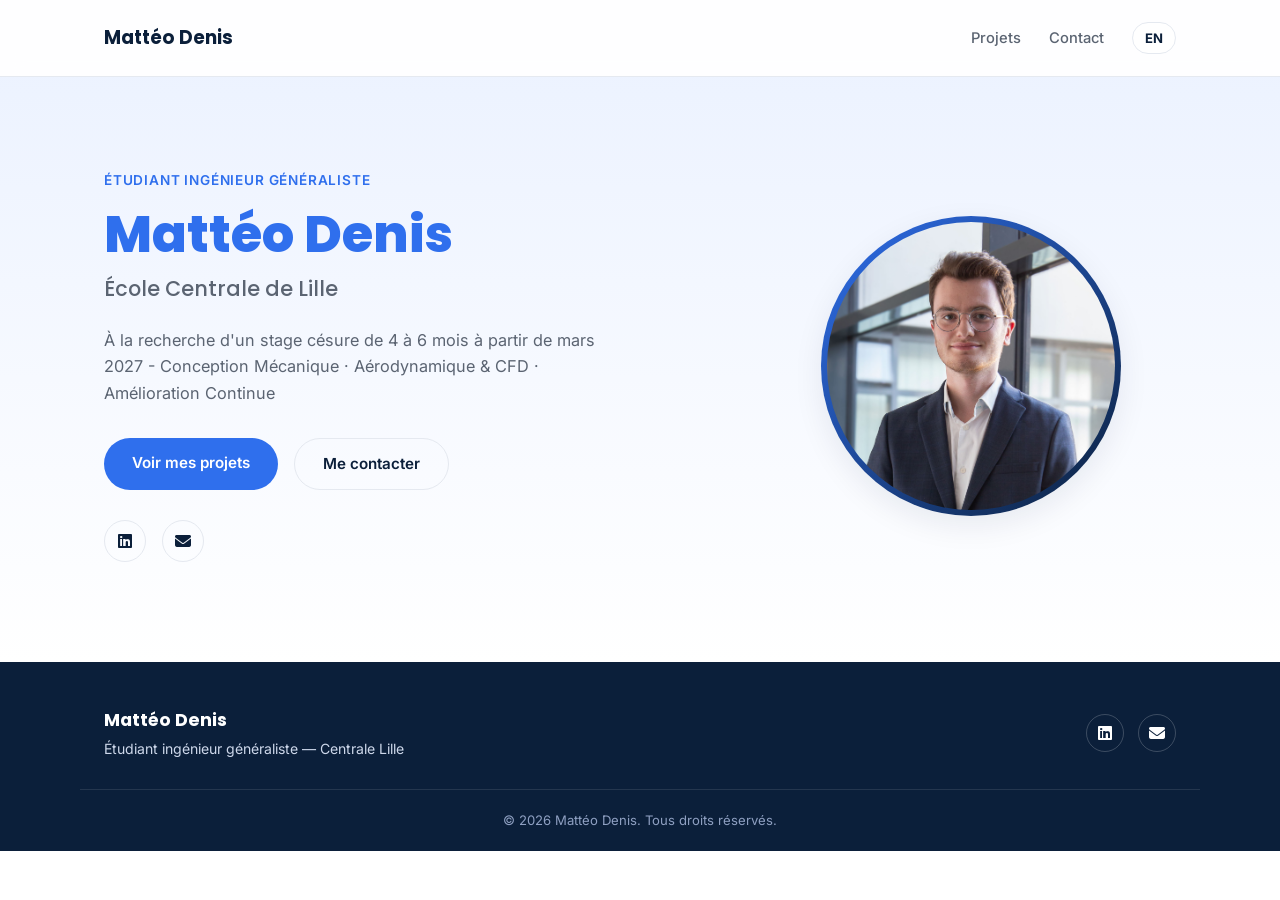
<file: index.html>
<!DOCTYPE html>
<html lang="fr">
<head>
<meta charset="UTF-8">
<meta name="viewport" content="width=device-width, initial-scale=1.0">
<title>Mattéo Denis | Étudiant Ingénieur - Centrale Lille</title>
<meta name="description" content="Portfolio de Mattéo Denis, étudiant ingénieur généraliste à Centrale Lille, spécialisé en conception mécanique, aérodynamique et performance industrielle.">
<link rel="preconnect" href="https://fonts.googleapis.com">
<link rel="preconnect" href="https://fonts.gstatic.com" crossorigin>
<link href="https://fonts.googleapis.com/css2?family=Poppins:wght@400;500;600;700;800&family=Inter:wght@400;500;600&display=swap" rel="stylesheet">
<link rel="stylesheet" href="https://cdnjs.cloudflare.com/ajax/libs/font-awesome/6.5.1/css/all.min.css">
<link rel="stylesheet" href="css/style.css">
</head>
<body>

<header id="header">
  <nav class="navbar container">
    <a href="index.html" class="logo">Mattéo Denis</a>
    <ul class="nav-links" id="navLinks">
      <li><a href="projects.html" data-i18n="nav.projects">Projets</a></li>
      <li><a href="contact.html" data-i18n="nav.contact">Contact</a></li>
      <li><button id="langToggle" class="lang-toggle" type="button">EN</button></li>
    </ul>
    <button class="burger" id="burger" aria-label="Menu">
      <span></span><span></span><span></span>
    </button>
  </nav>
</header>

<main>

  <!-- HERO -->
  <section class="hero" id="hero">
    <div class="container hero-grid">
      <div class="hero-text">
        <p class="hero-eyebrow" data-i18n="home.eyebrow">Étudiant ingénieur généraliste</p>
        <h1><span data-i18n="home.title1">Mattéo</span> <span data-i18n="home.title2">Denis</span></h1>
        <h2 data-i18n="home.title3">École Centrale de Lille</h2>
        <p class="hero-tagline" data-i18n="home.tagline">
          À la recherche d'un stage césure de 4 à 6 mois à partir de mars 2027 -
          Conception Mécanique · Aérodynamique & CFD · Amélioration Continue
        </p>
        <div class="hero-actions">
          <a href="projects.html" class="btn btn-primary" data-i18n="home.ctaProjects">Voir mes projets</a>
          <a href="contact.html" class="btn btn-outline" data-i18n="home.ctaContact">Me contacter</a>
        </div>
        <div class="hero-socials">
          <a href="https://www.linkedin.com/in/matteo-denis1" target="_blank" aria-label="LinkedIn"><i class="fab fa-linkedin"></i></a>
          <a href="mailto:matteo.denis@centrale.centralelille.fr" aria-label="Email"><i class="fas fa-envelope"></i></a>
        </div>
      </div>
      <div class="hero-photo">
        <div class="photo-frame">
          <img src="images/photo.jpg" alt="Photo de Mattéo Denis">
          <!-- Remplacez cette div par : <img src="images/photo.jpg" alt="Photo de Mattéo Denis"> -->
        </div>
      </div>
    </div>
  </section>


</main>

<footer>
  <div class="container footer-grid">
    <div>
      <p class="footer-name">Mattéo Denis</p>
      <p class="footer-tag" data-i18n="footer.tag">Étudiant ingénieur généraliste — Centrale Lille</p>
    </div>
    <div class="footer-socials">
      <a href="https://www.linkedin.com/in/matteo-denis1" target="_blank" aria-label="LinkedIn"><i class="fab fa-linkedin"></i></a>
      <a href="mailto:matteo.denis@centrale.centralelille.fr" aria-label="Email"><i class="fas fa-envelope"></i></a>
    </div>
  </div>
  <p class="footer-copy" data-i18n="footer.copy">© 2026 Mattéo Denis. Tous droits réservés.</p>
</footer>

<a href="#hero" class="back-to-top" id="backToTop" aria-label="Retour en haut"><i class="fas fa-arrow-up"></i></a>

<script src="js/i18n.js"></script>
<script src="js/main.js"></script>
</body>
</html>
</file>
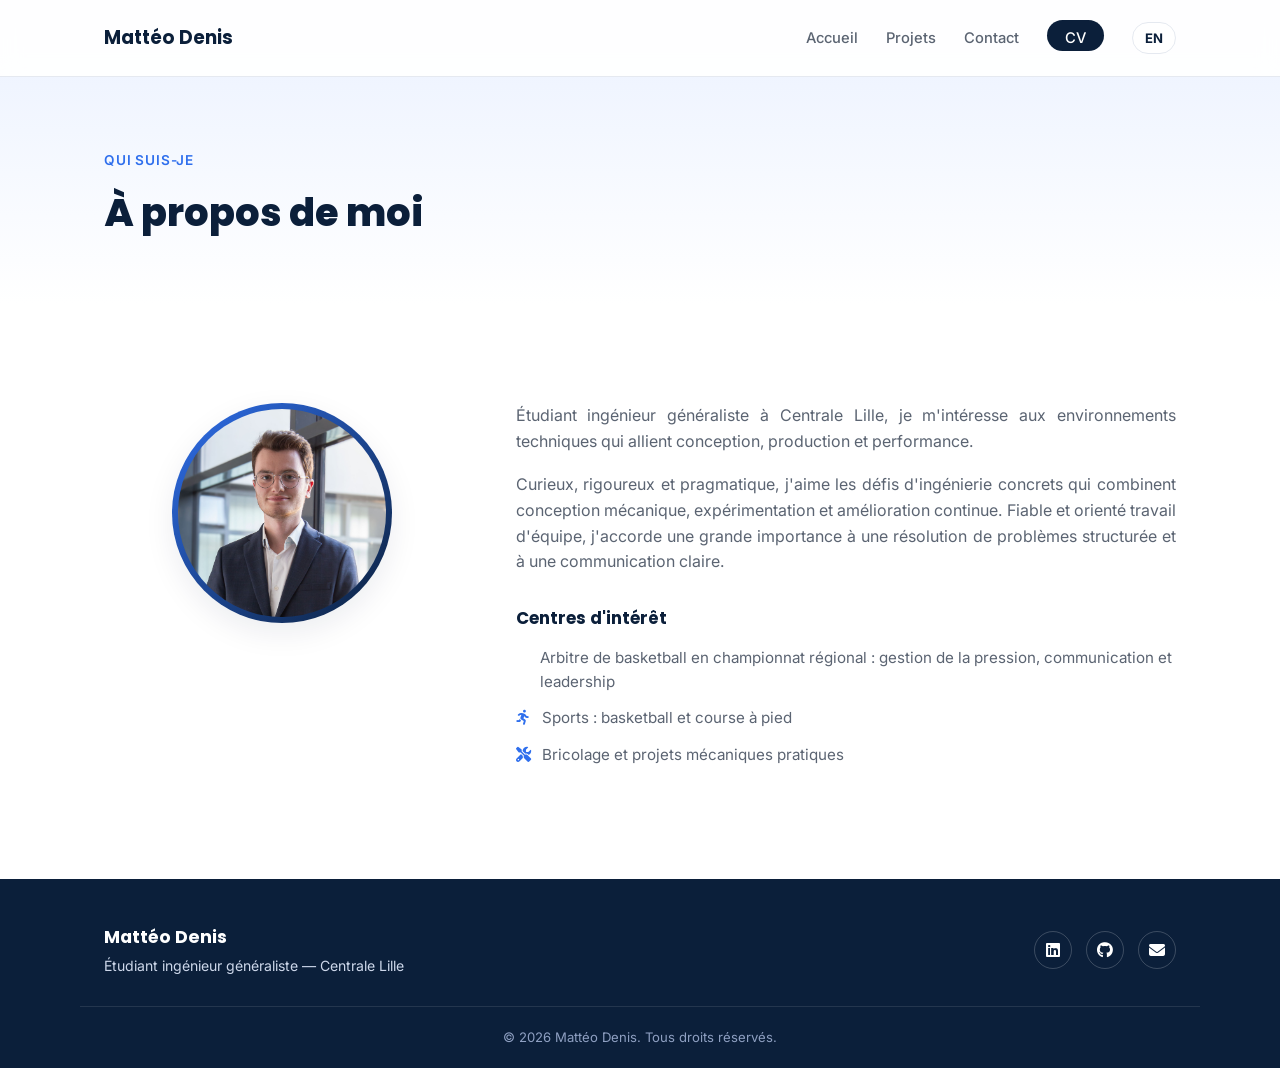
<file: about.html>
<!DOCTYPE html>
<html lang="fr">
<head>
<meta charset="UTF-8">
<meta name="viewport" content="width=device-width, initial-scale=1.0">
<title>À propos | Mattéo Denis</title>
<meta name="description" content="À propos de Mattéo Denis, étudiant ingénieur généraliste à Centrale Lille.">
<link rel="preconnect" href="https://fonts.googleapis.com">
<link rel="preconnect" href="https://fonts.gstatic.com" crossorigin>
<link href="https://fonts.googleapis.com/css2?family=Poppins:wght@400;500;600;700;800&family=Inter:wght@400;500;600&display=swap" rel="stylesheet">
<link rel="stylesheet" href="https://cdnjs.cloudflare.com/ajax/libs/font-awesome/6.5.1/css/all.min.css">
<link rel="stylesheet" href="css/style.css">
</head>
<body>

<header id="header">
  <nav class="navbar container">
    <a href="index.html" class="logo">Mattéo Denis</a>
    <ul class="nav-links" id="navLinks">
      <li><a href="index.html" data-i18n="nav.home">Accueil</a></li>
      <li><a href="projects.html" data-i18n="nav.projects">Projets</a></li>
      <li><a href="contact.html" data-i18n="nav.contact">Contact</a></li>
      <li><a href="assets/CV_Matteo_Denis.pdf" class="btn-cv" target="_blank" data-i18n="nav.cv">CV</a></li>
      <li><button id="langToggle" class="lang-toggle" type="button">EN</button></li>
    </ul>
    <button class="burger" id="burger" aria-label="Menu">
      <span></span><span></span><span></span>
    </button>
  </nav>
</header>

<main>

  <section class="page-header">
    <div class="container">
      <p class="page-eyebrow" data-i18n="about.eyebrow">Qui suis-je</p>
      <h1 data-i18n="about.title">À propos de moi</h1>
    </div>
  </section>

  <section class="section">
    <div class="container">
      <div class="about-grid">
        <div class="about-photo">
          <div class="photo-frame small">
            <img src="images/photo.jpg" alt="Photo de Mattéo Denis">
          </div>
        </div>
        <div class="about-text">
          <p data-i18n="about.p1">
            Étudiant ingénieur généraliste à Centrale Lille, je m'intéresse aux environnements
            techniques qui allient conception, production et performance.
          </p>
          <p data-i18n="about.p2">
            Curieux, rigoureux et pragmatique, j'aime les défis d'ingénierie concrets qui combinent
            conception mécanique, expérimentation et amélioration continue. Fiable et orienté travail
            d'équipe, j'accorde une grande importance à une résolution de problèmes structurée et à
            une communication claire.
          </p>
          <div class="about-interests">
            <h3 data-i18n="about.interestsTitle">Centres d'intérêt</h3>
            <ul>
              <li><i class="fas fa-whistle"></i> <span data-i18n="about.interest1">Arbitre de basketball en championnat régional : gestion de la pression, communication et leadership</span></li>
              <li><i class="fas fa-person-running"></i> <span data-i18n="about.interest2">Sports : basketball et course à pied</span></li>
              <li><i class="fas fa-screwdriver-wrench"></i> <span data-i18n="about.interest3">Bricolage et projets mécaniques pratiques</span></li>
            </ul>
          </div>
        </div>
      </div>
    </div>
  </section>

</main>

<footer>
  <div class="container footer-grid">
    <div>
      <p class="footer-name">Mattéo Denis</p>
      <p class="footer-tag" data-i18n="footer.tag">Étudiant ingénieur généraliste — Centrale Lille</p>
    </div>
    <div class="footer-socials">
      <a href="https://www.linkedin.com/in/matteo-denis1" target="_blank" aria-label="LinkedIn"><i class="fab fa-linkedin"></i></a>
      <a href="https://github.com/matteodenis59" target="_blank" aria-label="GitHub"><i class="fab fa-github"></i></a>
      <a href="mailto:matteo.denis@centrale.centralelille.fr" aria-label="Email"><i class="fas fa-envelope"></i></a>
    </div>
  </div>
  <p class="footer-copy" data-i18n="footer.copy">© 2026 Mattéo Denis. Tous droits réservés.</p>
</footer>

<a href="#top" class="back-to-top" id="backToTop" aria-label="Retour en haut"><i class="fas fa-arrow-up"></i></a>

<script src="js/i18n.js"></script>
<script src="js/main.js"></script>
</body>
</html>
</file>
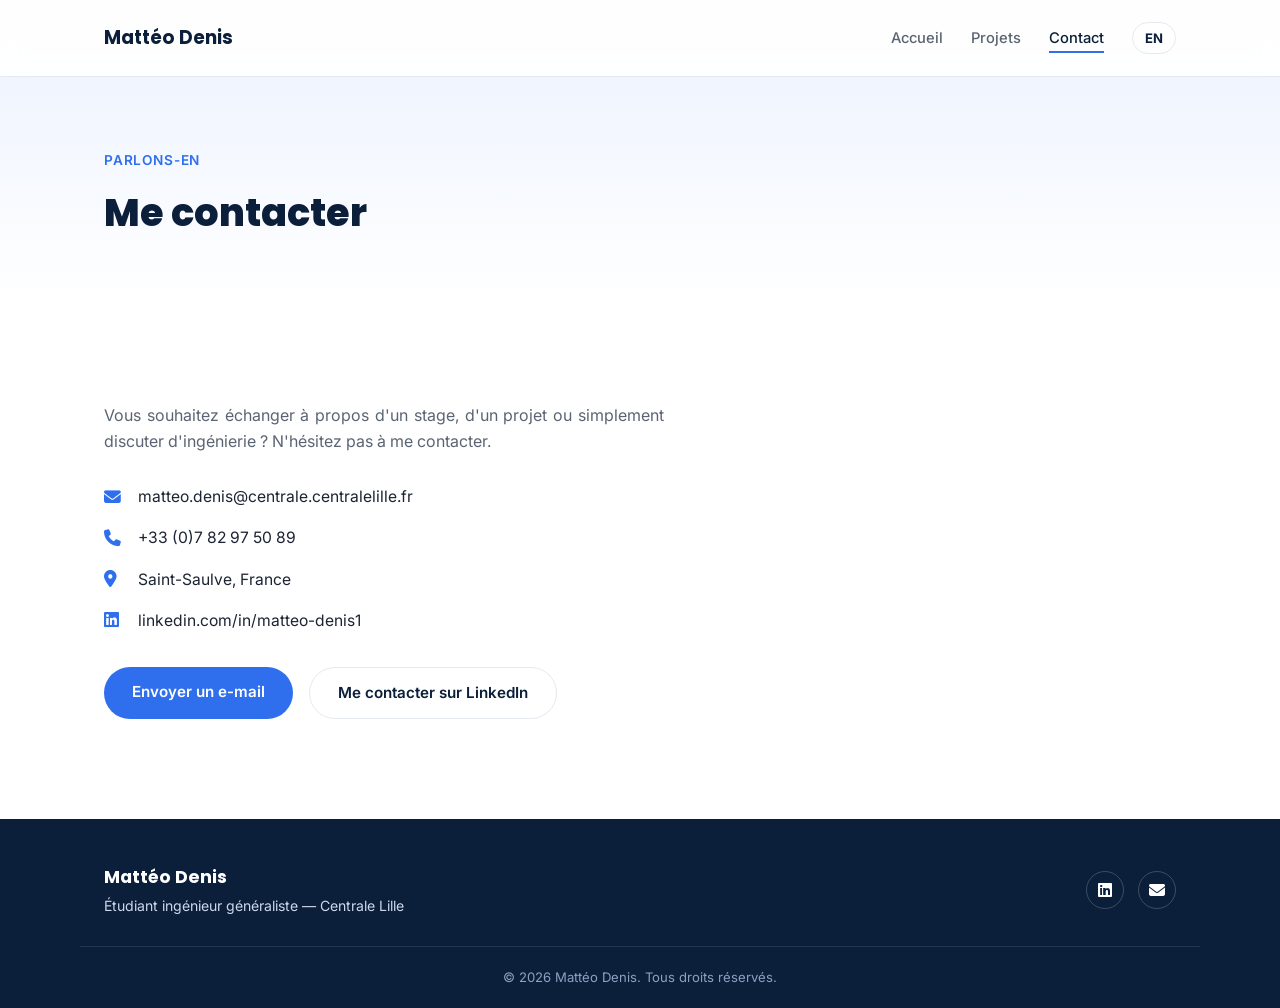
<file: contact.html>
<!DOCTYPE html>
<html lang="fr">
<head>
<meta charset="UTF-8">
<meta name="viewport" content="width=device-width, initial-scale=1.0">
<title>Contact | Mattéo Denis</title>
<meta name="description" content="Contacter Mattéo Denis, étudiant ingénieur généraliste à Centrale Lille.">
<link rel="preconnect" href="https://fonts.googleapis.com">
<link rel="preconnect" href="https://fonts.gstatic.com" crossorigin>
<link href="https://fonts.googleapis.com/css2?family=Poppins:wght@400;500;600;700;800&family=Inter:wght@400;500;600&display=swap" rel="stylesheet">
<link rel="stylesheet" href="https://cdnjs.cloudflare.com/ajax/libs/font-awesome/6.5.1/css/all.min.css">
<link rel="stylesheet" href="css/style.css">
</head>
<body>

<header id="header">
  <nav class="navbar container">
    <a href="index.html" class="logo">Mattéo Denis</a>
    <ul class="nav-links" id="navLinks">
      <li><a href="index.html" data-i18n="nav.home">Accueil</a></li>
      <li><a href="projects.html" data-i18n="nav.projects">Projets</a></li>
      <li><a href="contact.html" data-i18n="nav.contact">Contact</a></li>
      <li><button id="langToggle" class="lang-toggle" type="button">EN</button></li>
    </ul>
    <button class="burger" id="burger" aria-label="Menu">
      <span></span><span></span><span></span>
    </button>
  </nav>
</header>

<main>

  <section class="page-header">
    <div class="container">
      <p class="page-eyebrow" data-i18n="contact.eyebrow">Parlons-en</p>
      <h1 data-i18n="contact.title">Me contacter</h1>
    </div>
  </section>

  <section class="section">
    <div class="container">
      <div class="contact-grid">
        <div class="contact-info">
          <p data-i18n="contact.intro">
            Vous souhaitez échanger à propos d'un stage, d'un projet ou simplement discuter
            d'ingénierie ? N'hésitez pas à me contacter.
          </p>
          <ul class="contact-list">
            <li><i class="fas fa-envelope"></i> <a href="mailto:matteo.denis@centrale.centralelille.fr">matteo.denis@centrale.centralelille.fr</a></li>
            <li><i class="fas fa-phone"></i> <a href="tel:+33782975089">+33 (0)7 82 97 50 89</a></li>
            <li><i class="fas fa-location-dot"></i> <span data-i18n="contact.location">Saint-Saulve, France</span></li>
            <li><i class="fab fa-linkedin"></i> <a href="https://www.linkedin.com/in/matteo-denis1" target="_blank">linkedin.com/in/matteo-denis1</a></li>
          </ul>
          <div class="contact-actions">
            <a href="mailto:matteo.denis@centrale.centralelille.fr" class="btn btn-primary" data-i18n="contact.emailBtn">Envoyer un e-mail</a>
            <a href="https://www.linkedin.com/in/matteo-denis1" target="_blank" class="btn btn-outline" data-i18n="contact.linkedinBtn">Me contacter sur LinkedIn</a>
          </div>
        </div>
      </div>
    </div>
  </section>

</main>

<footer>
  <div class="container footer-grid">
    <div>
      <p class="footer-name">Mattéo Denis</p>
      <p class="footer-tag" data-i18n="footer.tag">Étudiant ingénieur généraliste — Centrale Lille</p>
    </div>
    <div class="footer-socials">
      <a href="https://www.linkedin.com/in/matteo-denis1" target="_blank" aria-label="LinkedIn"><i class="fab fa-linkedin"></i></a>
      <a href="mailto:matteo.denis@centrale.centralelille.fr" aria-label="Email"><i class="fas fa-envelope"></i></a>
    </div>
  </div>
  <p class="footer-copy" data-i18n="footer.copy">© 2026 Mattéo Denis. Tous droits réservés.</p>
</footer>

<a href="#top" class="back-to-top" id="backToTop" aria-label="Retour en haut"><i class="fas fa-arrow-up"></i></a>

<script src="js/i18n.js"></script>
<script src="js/main.js"></script>
</body>
</html>
</file>
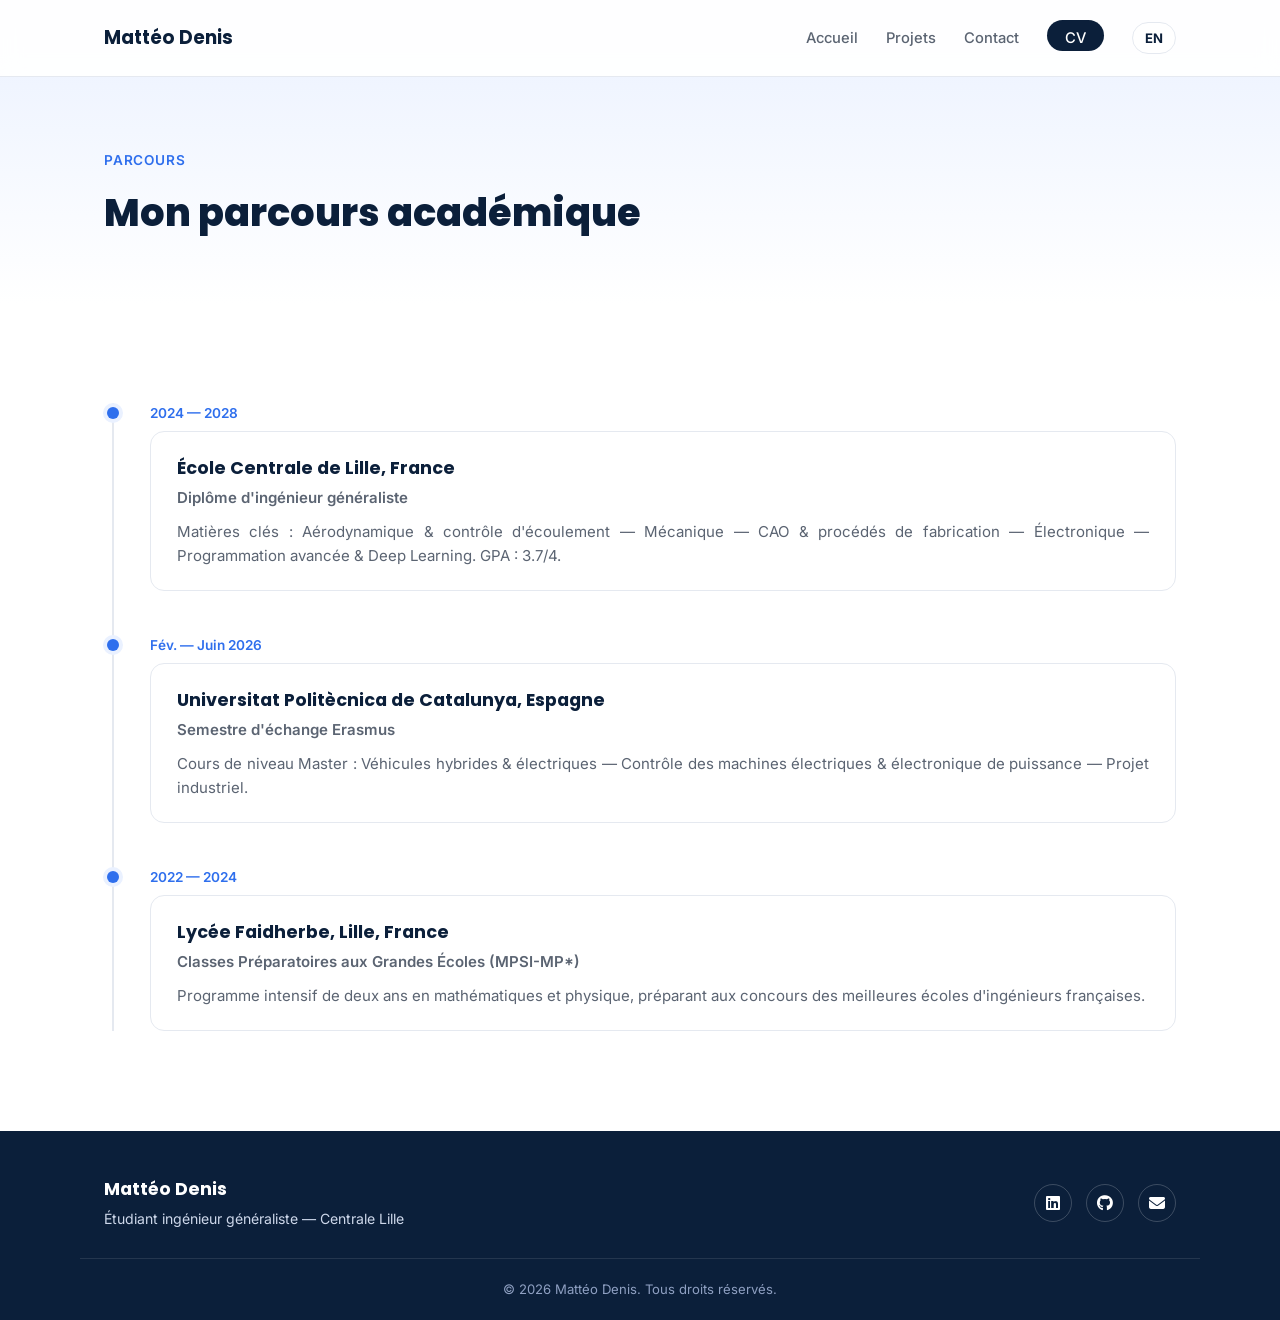
<file: education.html>
<!DOCTYPE html>
<html lang="fr">
<head>
<meta charset="UTF-8">
<meta name="viewport" content="width=device-width, initial-scale=1.0">
<title>Formation | Mattéo Denis</title>
<meta name="description" content="Parcours académique de Mattéo Denis : École Centrale de Lille, Erasmus UPC Barcelone, classes préparatoires.">
<link rel="preconnect" href="https://fonts.googleapis.com">
<link rel="preconnect" href="https://fonts.gstatic.com" crossorigin>
<link href="https://fonts.googleapis.com/css2?family=Poppins:wght@400;500;600;700;800&family=Inter:wght@400;500;600&display=swap" rel="stylesheet">
<link rel="stylesheet" href="https://cdnjs.cloudflare.com/ajax/libs/font-awesome/6.5.1/css/all.min.css">
<link rel="stylesheet" href="css/style.css">
</head>
<body>

<header id="header">
  <nav class="navbar container">
    <a href="index.html" class="logo">Mattéo Denis</a>
    <ul class="nav-links" id="navLinks">
      <li><a href="index.html" data-i18n="nav.home">Accueil</a></li>
      <li><a href="projects.html" data-i18n="nav.projects">Projets</a></li>
      <li><a href="contact.html" data-i18n="nav.contact">Contact</a></li>
      <li><a href="assets/CV_Matteo_Denis.pdf" class="btn-cv" target="_blank" data-i18n="nav.cv">CV</a></li>
      <li><button id="langToggle" class="lang-toggle" type="button">EN</button></li>
    </ul>
    <button class="burger" id="burger" aria-label="Menu">
      <span></span><span></span><span></span>
    </button>
  </nav>
</header>

<main>

  <section class="page-header">
    <div class="container">
      <p class="page-eyebrow" data-i18n="education.eyebrow">Parcours</p>
      <h1 data-i18n="education.title">Mon parcours académique</h1>
    </div>
  </section>

  <section class="section">
    <div class="container">
      <div class="timeline">
        <div class="timeline-item">
          <div class="timeline-date">2024 — 2028</div>
          <div class="timeline-content">
            <h3 data-i18n="education.e1school">École Centrale de Lille, France</h3>
            <p class="timeline-role" data-i18n="education.e1degree">Diplôme d'ingénieur généraliste</p>
            <p data-i18n="education.e1desc">
              Matières clés : Aérodynamique & contrôle d'écoulement — Mécanique — CAO &
              procédés de fabrication — Électronique — Programmation avancée & Deep Learning.
              GPA : 3.7/4.
            </p>
          </div>
        </div>
        <div class="timeline-item">
          <div class="timeline-date">Fév. — Juin 2026</div>
          <div class="timeline-content">
            <h3 data-i18n="education.e2school">Universitat Politècnica de Catalunya, Espagne</h3>
            <p class="timeline-role" data-i18n="education.e2degree">Semestre d'échange Erasmus</p>
            <p data-i18n="education.e2desc">
              Cours de niveau Master : Véhicules hybrides & électriques — Contrôle des machines
              électriques & électronique de puissance — Projet industriel.
            </p>
          </div>
        </div>
        <div class="timeline-item">
          <div class="timeline-date">2022 — 2024</div>
          <div class="timeline-content">
            <h3 data-i18n="education.e3school">Lycée Faidherbe, Lille, France</h3>
            <p class="timeline-role" data-i18n="education.e3degree">Classes Préparatoires aux Grandes Écoles (MPSI-MP*)</p>
            <p data-i18n="education.e3desc">
              Programme intensif de deux ans en mathématiques et physique, préparant aux
              concours des meilleures écoles d'ingénieurs françaises.
            </p>
          </div>
        </div>
      </div>
    </div>
  </section>

</main>

<footer>
  <div class="container footer-grid">
    <div>
      <p class="footer-name">Mattéo Denis</p>
      <p class="footer-tag" data-i18n="footer.tag">Étudiant ingénieur généraliste — Centrale Lille</p>
    </div>
    <div class="footer-socials">
      <a href="https://www.linkedin.com/in/matteo-denis1" target="_blank" aria-label="LinkedIn"><i class="fab fa-linkedin"></i></a>
      <a href="https://github.com/matteodenis59" target="_blank" aria-label="GitHub"><i class="fab fa-github"></i></a>
      <a href="mailto:matteo.denis@centrale.centralelille.fr" aria-label="Email"><i class="fas fa-envelope"></i></a>
    </div>
  </div>
  <p class="footer-copy" data-i18n="footer.copy">© 2026 Mattéo Denis. Tous droits réservés.</p>
</footer>

<a href="#top" class="back-to-top" id="backToTop" aria-label="Retour en haut"><i class="fas fa-arrow-up"></i></a>

<script src="js/i18n.js"></script>
<script src="js/main.js"></script>
</body>
</html>
</file>
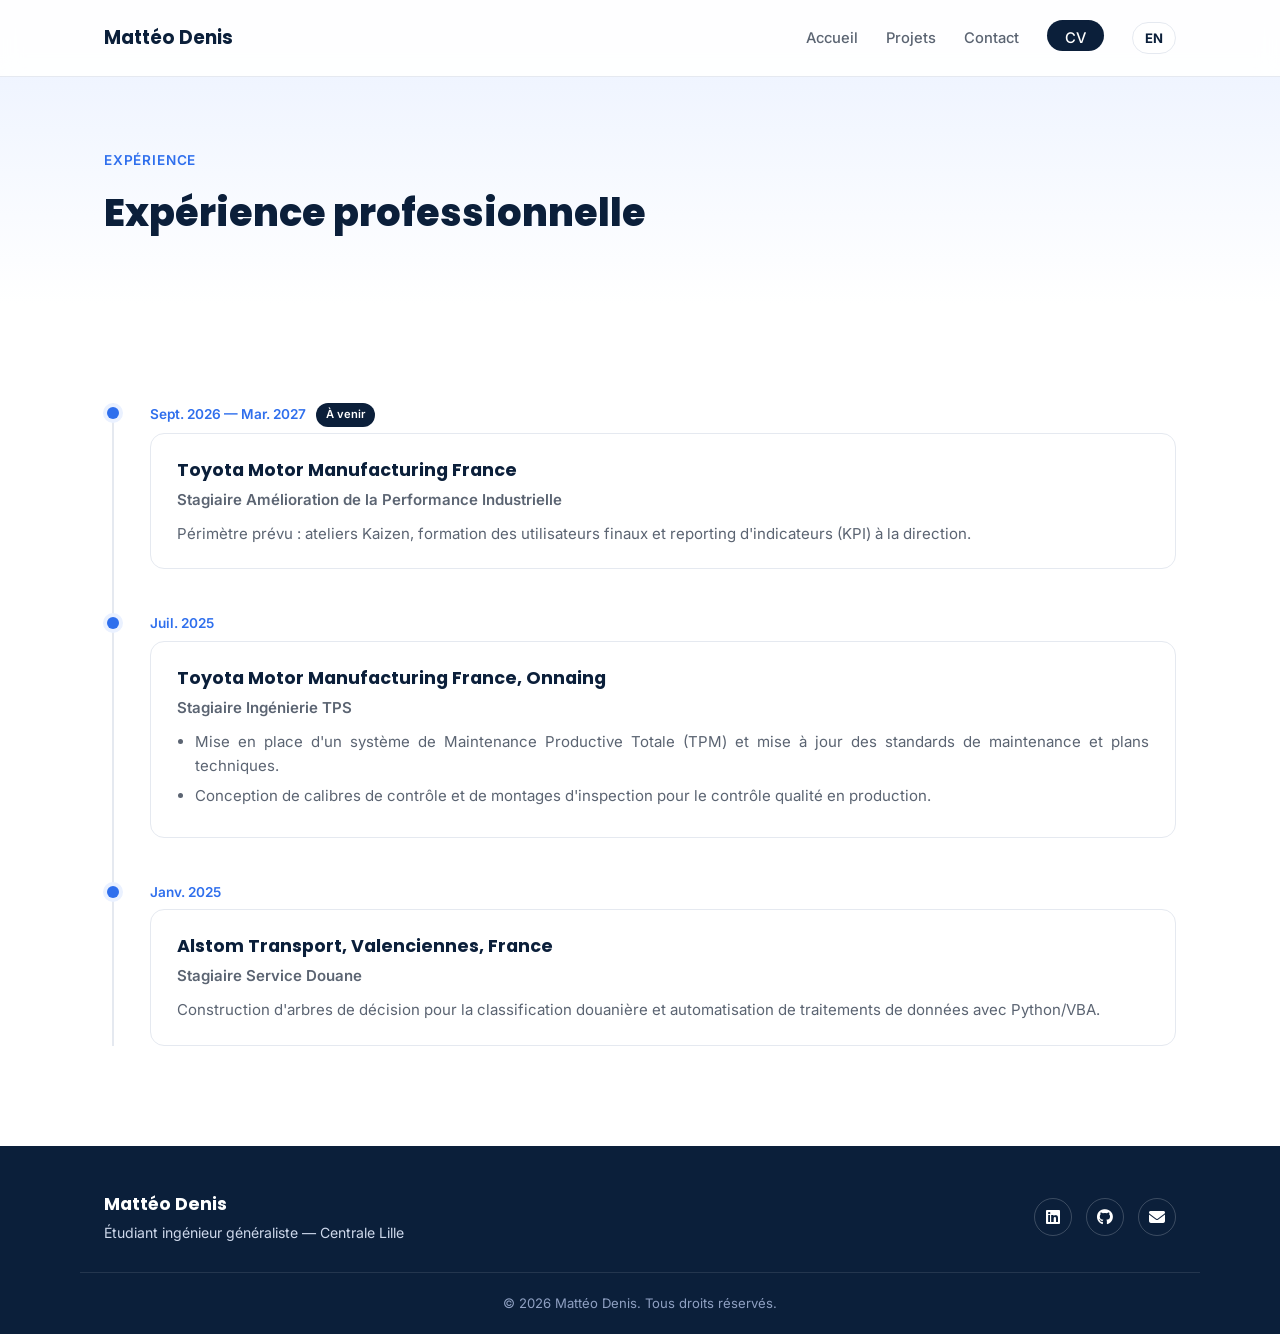
<file: experience.html>
<!DOCTYPE html>
<html lang="fr">
<head>
<meta charset="UTF-8">
<meta name="viewport" content="width=device-width, initial-scale=1.0">
<title>Expérience | Mattéo Denis</title>
<meta name="description" content="Expérience professionnelle de Mattéo Denis : Toyota Motor Manufacturing France, Alstom Transport.">
<link rel="preconnect" href="https://fonts.googleapis.com">
<link rel="preconnect" href="https://fonts.gstatic.com" crossorigin>
<link href="https://fonts.googleapis.com/css2?family=Poppins:wght@400;500;600;700;800&family=Inter:wght@400;500;600&display=swap" rel="stylesheet">
<link rel="stylesheet" href="https://cdnjs.cloudflare.com/ajax/libs/font-awesome/6.5.1/css/all.min.css">
<link rel="stylesheet" href="css/style.css">
</head>
<body>

<header id="header">
  <nav class="navbar container">
    <a href="index.html" class="logo">Mattéo Denis</a>
    <ul class="nav-links" id="navLinks">
      <li><a href="index.html" data-i18n="nav.home">Accueil</a></li>
      <li><a href="projects.html" data-i18n="nav.projects">Projets</a></li>
      <li><a href="contact.html" data-i18n="nav.contact">Contact</a></li>
      <li><a href="assets/CV_Matteo_Denis.pdf" class="btn-cv" target="_blank" data-i18n="nav.cv">CV</a></li>
      <li><button id="langToggle" class="lang-toggle" type="button">EN</button></li>
    </ul>
    <button class="burger" id="burger" aria-label="Menu">
      <span></span><span></span><span></span>
    </button>
  </nav>
</header>

<main>

  <section class="page-header">
    <div class="container">
      <p class="page-eyebrow" data-i18n="experience.eyebrow">Expérience</p>
      <h1 data-i18n="experience.title">Expérience professionnelle</h1>
    </div>
  </section>

  <section class="section">
    <div class="container">
      <div class="timeline">
        <div class="timeline-item">
          <div class="timeline-date">Sept. 2026 — Mar. 2027 <span class="badge" data-i18n="experience.badge">À venir</span></div>
          <div class="timeline-content">
            <h3 data-i18n="experience.x1company">Toyota Motor Manufacturing France</h3>
            <p class="timeline-role" data-i18n="experience.x1role">Stagiaire Amélioration de la Performance Industrielle</p>
            <p data-i18n="experience.x1desc">
              Périmètre prévu : ateliers Kaizen, formation des utilisateurs finaux et reporting
              d'indicateurs (KPI) à la direction.
            </p>
          </div>
        </div>
        <div class="timeline-item">
          <div class="timeline-date">Juil. 2025</div>
          <div class="timeline-content">
            <h3 data-i18n="experience.x2company">Toyota Motor Manufacturing France, Onnaing</h3>
            <p class="timeline-role" data-i18n="experience.x2role">Stagiaire Ingénierie TPS</p>
            <ul>
              <li data-i18n="experience.x2desc1">Mise en place d'un système de Maintenance Productive Totale (TPM) et mise à jour des standards de maintenance et plans techniques.</li>
              <li data-i18n="experience.x2desc2">Conception de calibres de contrôle et de montages d'inspection pour le contrôle qualité en production.</li>
            </ul>
          </div>
        </div>
        <div class="timeline-item">
          <div class="timeline-date">Janv. 2025</div>
          <div class="timeline-content">
            <h3 data-i18n="experience.x3company">Alstom Transport, Valenciennes, France</h3>
            <p class="timeline-role" data-i18n="experience.x3role">Stagiaire Service Douane</p>
            <p data-i18n="experience.x3desc">
              Construction d'arbres de décision pour la classification douanière et automatisation
              de traitements de données avec Python/VBA.
            </p>
          </div>
        </div>
      </div>
    </div>
  </section>

</main>

<footer>
  <div class="container footer-grid">
    <div>
      <p class="footer-name">Mattéo Denis</p>
      <p class="footer-tag" data-i18n="footer.tag">Étudiant ingénieur généraliste — Centrale Lille</p>
    </div>
    <div class="footer-socials">
      <a href="https://www.linkedin.com/in/matteo-denis1" target="_blank" aria-label="LinkedIn"><i class="fab fa-linkedin"></i></a>
      <a href="https://github.com/matteodenis59" target="_blank" aria-label="GitHub"><i class="fab fa-github"></i></a>
      <a href="mailto:matteo.denis@centrale.centralelille.fr" aria-label="Email"><i class="fas fa-envelope"></i></a>
    </div>
  </div>
  <p class="footer-copy" data-i18n="footer.copy">© 2026 Mattéo Denis. Tous droits réservés.</p>
</footer>

<a href="#top" class="back-to-top" id="backToTop" aria-label="Retour en haut"><i class="fas fa-arrow-up"></i></a>

<script src="js/i18n.js"></script>
<script src="js/main.js"></script>
</body>
</html>
</file>
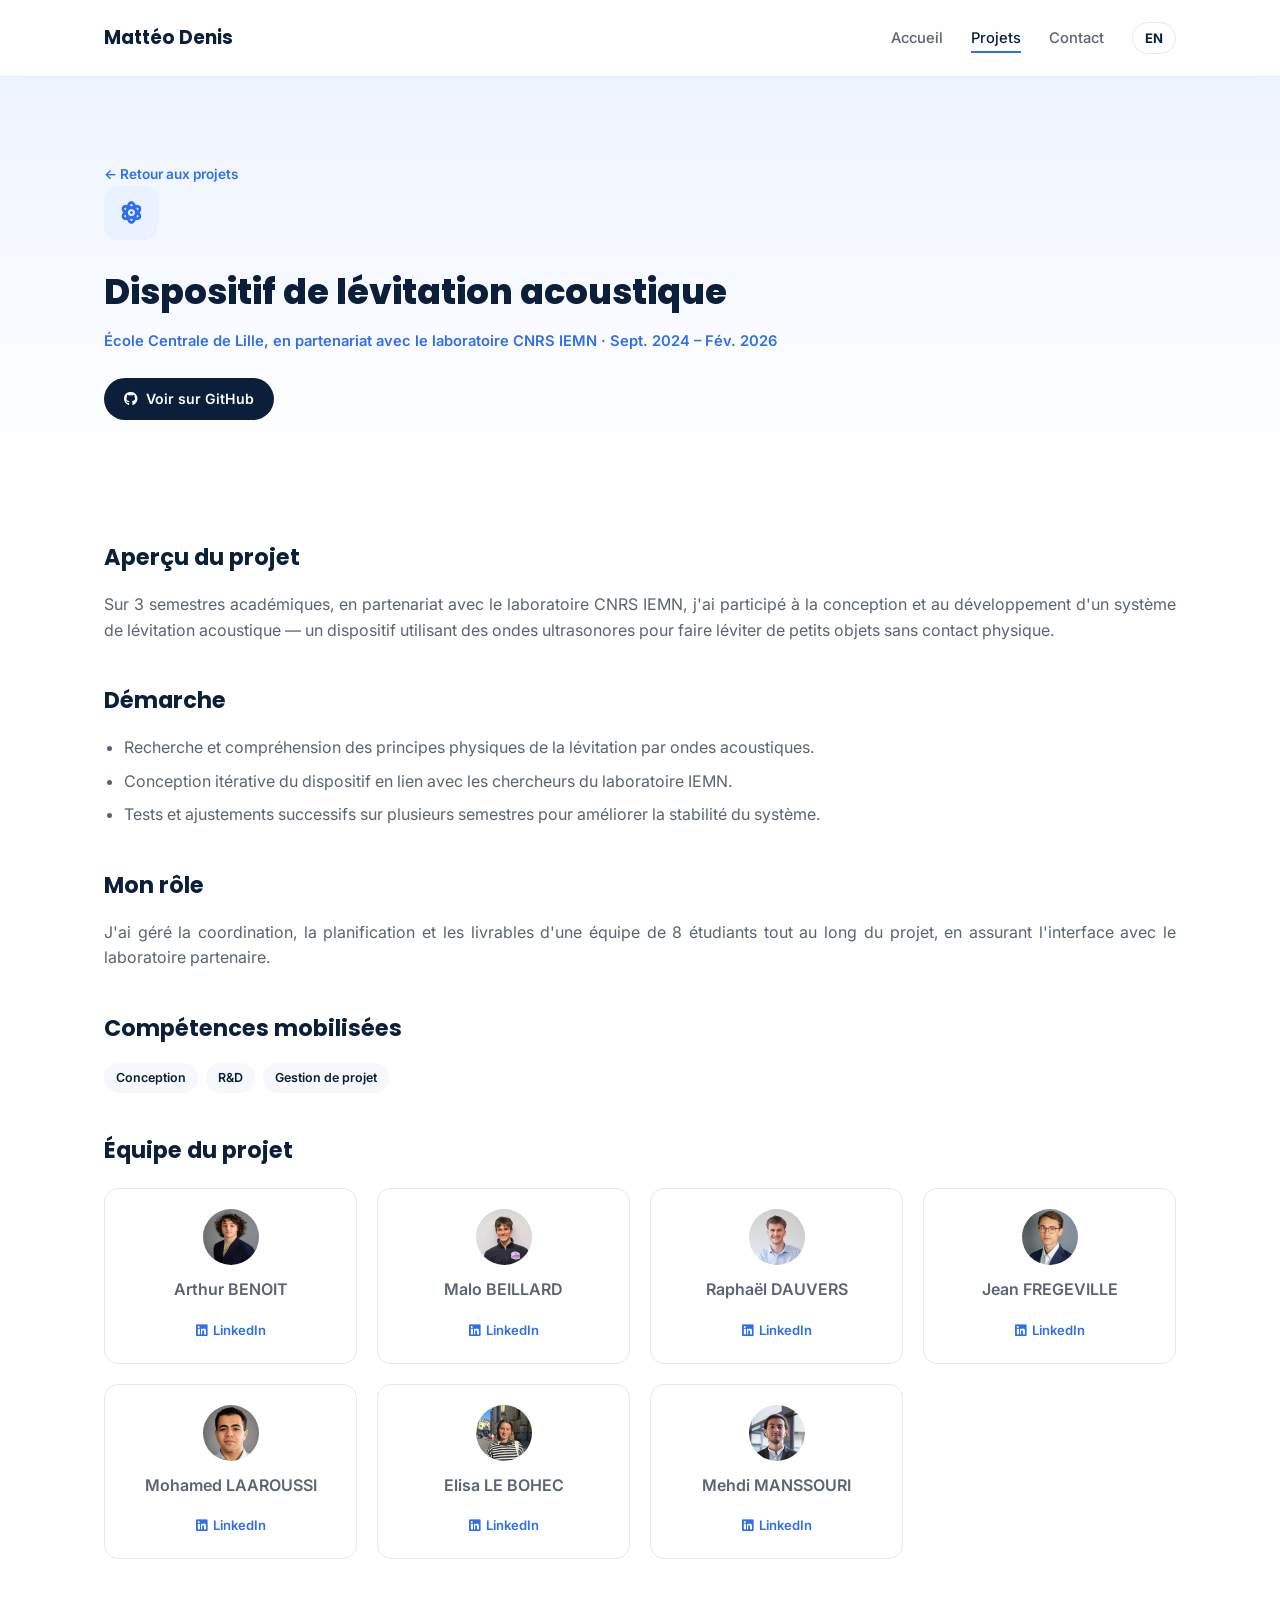
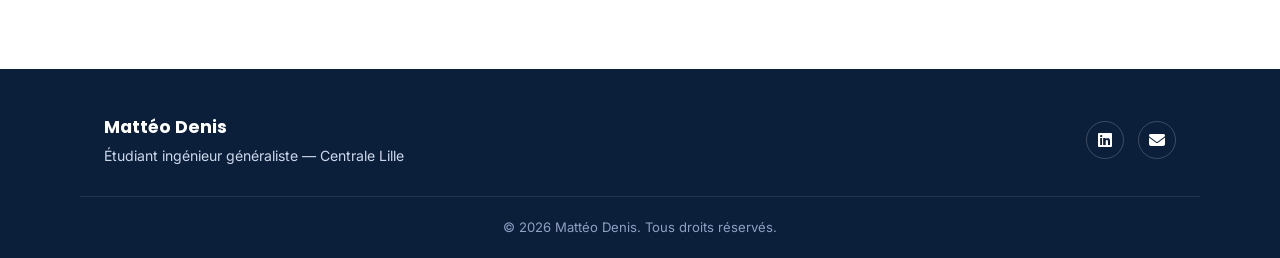
<file: project-acoustic-levitation.html>
<!DOCTYPE html>
<html lang="fr">
<head>
<meta charset="UTF-8">
<meta name="viewport" content="width=device-width, initial-scale=1.0">
<title>Dispositif de lévitation acoustique | Mattéo Denis</title>
<meta name="description" content="Détail du projet de dispositif de lévitation acoustique, École Centrale de Lille en partenariat avec le CNRS IEMN.">
<link rel="preconnect" href="https://fonts.googleapis.com">
<link rel="preconnect" href="https://fonts.gstatic.com" crossorigin>
<link href="https://fonts.googleapis.com/css2?family=Poppins:wght@400;500;600;700;800&family=Inter:wght@400;500;600&display=swap" rel="stylesheet">
<link rel="stylesheet" href="https://cdnjs.cloudflare.com/ajax/libs/font-awesome/6.5.1/css/all.min.css">
<link rel="stylesheet" href="css/style.css">
</head>
<body>

<header id="header">
  <nav class="navbar container">
    <a href="index.html" class="logo">Mattéo Denis</a>
    <ul class="nav-links" id="navLinks">
      <li><a href="index.html" data-i18n="nav.home">Accueil</a></li>
      <li><a href="projects.html" data-i18n="nav.projects" class="active">Projets</a></li>
      <li><a href="contact.html" data-i18n="nav.contact">Contact</a></li>
      <li><button id="langToggle" class="lang-toggle" type="button">EN</button></li>
    </ul>
    <button class="burger" id="burger" aria-label="Menu">
      <span></span><span></span><span></span>
    </button>
  </nav>
</header>

<main>

  <section class="project-detail-header">
    <div class="container">
      <p class="breadcrumb"><a href="projects.html" data-i18n="projectAcoustic.back">← Retour aux projets</a></p>
      <div class="project-icon"><i class="fas fa-atom"></i></div>
      <h1 data-i18n="projectAcoustic.title">Dispositif de lévitation acoustique</h1>
      <p class="project-detail-meta" data-i18n="projectAcoustic.meta">École Centrale de Lille, en partenariat avec le laboratoire CNRS IEMN · Sept. 2024 – Fév. 2026</p>
      <div class="project-detail-actions">
        <a href="https://github.com/matteodenis59" target="_blank" class="btn-github"><i class="fab fa-github"></i> <span data-i18n="projectAcoustic.githubLabel">Voir sur GitHub</span></a>
      </div>
    </div>
  </section>

  <section class="project-detail-body">
    <div class="container">
      <div class="content-block">
        <h2 data-i18n="projectAcoustic.overviewTitle">Aperçu du projet</h2>
        <p data-i18n="projectAcoustic.overviewText">
          Sur 3 semestres académiques, en partenariat avec le laboratoire CNRS IEMN, j'ai participé
          à la conception et au développement d'un système de lévitation acoustique — un dispositif
          utilisant des ondes ultrasonores pour faire léviter de petits objets sans contact physique.
        </p>
      </div>
      <div class="content-block">
        <h2 data-i18n="projectAcoustic.methodTitle">Démarche</h2>
        <ul>
          <li data-i18n="projectAcoustic.methodItem1">Recherche et compréhension des principes physiques de la lévitation par ondes acoustiques.</li>
          <li data-i18n="projectAcoustic.methodItem2">Conception itérative du dispositif en lien avec les chercheurs du laboratoire IEMN.</li>
          <li data-i18n="projectAcoustic.methodItem3">Tests et ajustements successifs sur plusieurs semestres pour améliorer la stabilité du système.</li>
        </ul>
      </div>
      <div class="content-block">
        <h2 data-i18n="projectAcoustic.roleTitle">Mon rôle</h2>
        <p data-i18n="projectAcoustic.roleText">
          J'ai géré la coordination, la planification et les livrables d'une équipe de 8 étudiants
          tout au long du projet, en assurant l'interface avec le laboratoire partenaire.
        </p>
      </div>
      <div class="content-block">
        <h2 data-i18n="projectAcoustic.skillsTitle">Compétences mobilisées</h2>
        <div class="tags">
          <span data-i18n="projects.p2tag1">Conception</span>
          <span data-i18n="projects.p2tag2">R&D</span>
          <span data-i18n="projects.p2tag3">Gestion de projet</span>
        </div>
      </div>
      <div class="content-block wide">
        <h2 data-i18n="projectDrag.teamTitle">Équipe du projet</h2>
        <div class="team-grid">
          <a href="https://www.linkedin.com/in/arthur-benoit-977b91333/" target="_blank" class="team-card">
            <img class="team-avatar" src="images/arthur-benoit.jpg" alt="Photo de Arthur BENOIT">
            <p class="team-name">Arthur BENOIT</p>
            <span class="team-linkedin"><i class="fab fa-linkedin"></i> LinkedIn</span>
          </a>
          <a href="https://www.linkedin.com/in/malo-beillard-bb0949329/" target="_blank" class="team-card">
            <img class="team-avatar" src="images/malo-beillard.jpg" alt="Photo de Malo BEILLARD">
            <p class="team-name">Malo BEILLARD</p>
            <span class="team-linkedin"><i class="fab fa-linkedin"></i> LinkedIn</span>
          </a>
          <a href="https://www.linkedin.com/in/raphaël-dauvers-323518243/" target="_blank" class="team-card">
            <img class="team-avatar" src="images/raphael-dauvers.png" alt="Photo de Raphaël DAUVERS">
            <p class="team-name">Raphaël DAUVERS</p>
            <span class="team-linkedin"><i class="fab fa-linkedin"></i> LinkedIn</span>
          </a>
          <a href="https://www.linkedin.com/in/jean-fregeville/?locale=fr" target="_blank" class="team-card">
            <img class="team-avatar" src="images/jean-fregeville.jpeg" alt="Photo de Jean FREGEVILE">
            <p class="team-name">Jean FREGEVILLE</p>
            <span class="team-linkedin"><i class="fab fa-linkedin"></i> LinkedIn</span>
          </a>
          <a href="https://www.linkedin.com/in/mohamed-laaroussi-75187b285/" target="_blank" class="team-card">
            <img class="team-avatar" src="images/mohamed-laaroussi.png" alt="Photo de Mohamed LAAROUSSI">
            <p class="team-name">Mohamed LAAROUSSI</p>
            <span class="team-linkedin"><i class="fab fa-linkedin"></i> LinkedIn</span>
          </a>
          <a href="https://www.linkedin.com/in/elisa-le-bohec/" target="_blank" class="team-card">
            <img class="team-avatar" src="images/elisa-lebohec.jpeg" alt="Elisa LE BOHEC">
            <p class="team-name">Elisa LE BOHEC</p>
            <span class="team-linkedin"><i class="fab fa-linkedin"></i> LinkedIn</span>
          </a>
          <a href="https://www.linkedin.com/in/mehdi-manssouri-9a187b2b9/" target="_blank" class="team-card">
            <img class="team-avatar" src="images/mehdi-manssouri.jpeg" alt="Photo de Mehdi MANSSOURI">
            <p class="team-name">Mehdi MANSSOURI</p>
            <span class="team-linkedin"><i class="fab fa-linkedin"></i> LinkedIn</span>
          </a>
        </div>
      </div>
    </div>
  </section>

</main>

<footer>
  <div class="container footer-grid">
    <div>
      <p class="footer-name">Mattéo Denis</p>
      <p class="footer-tag" data-i18n="footer.tag">Étudiant ingénieur généraliste — Centrale Lille</p>
    </div>
    <div class="footer-socials">
      <a href="https://www.linkedin.com/in/matteo-denis1" target="_blank" aria-label="LinkedIn"><i class="fab fa-linkedin"></i></a>
      <a href="mailto:matteo.denis@centrale.centralelille.fr" aria-label="Email"><i class="fas fa-envelope"></i></a>
    </div>
  </div>
  <p class="footer-copy" data-i18n="footer.copy">© 2026 Mattéo Denis. Tous droits réservés.</p>
</footer>

<a href="#top" class="back-to-top" id="backToTop" aria-label="Retour en haut"><i class="fas fa-arrow-up"></i></a>

<script src="js/i18n.js"></script>
<script src="js/main.js"></script>
</body>
</html>
</file>
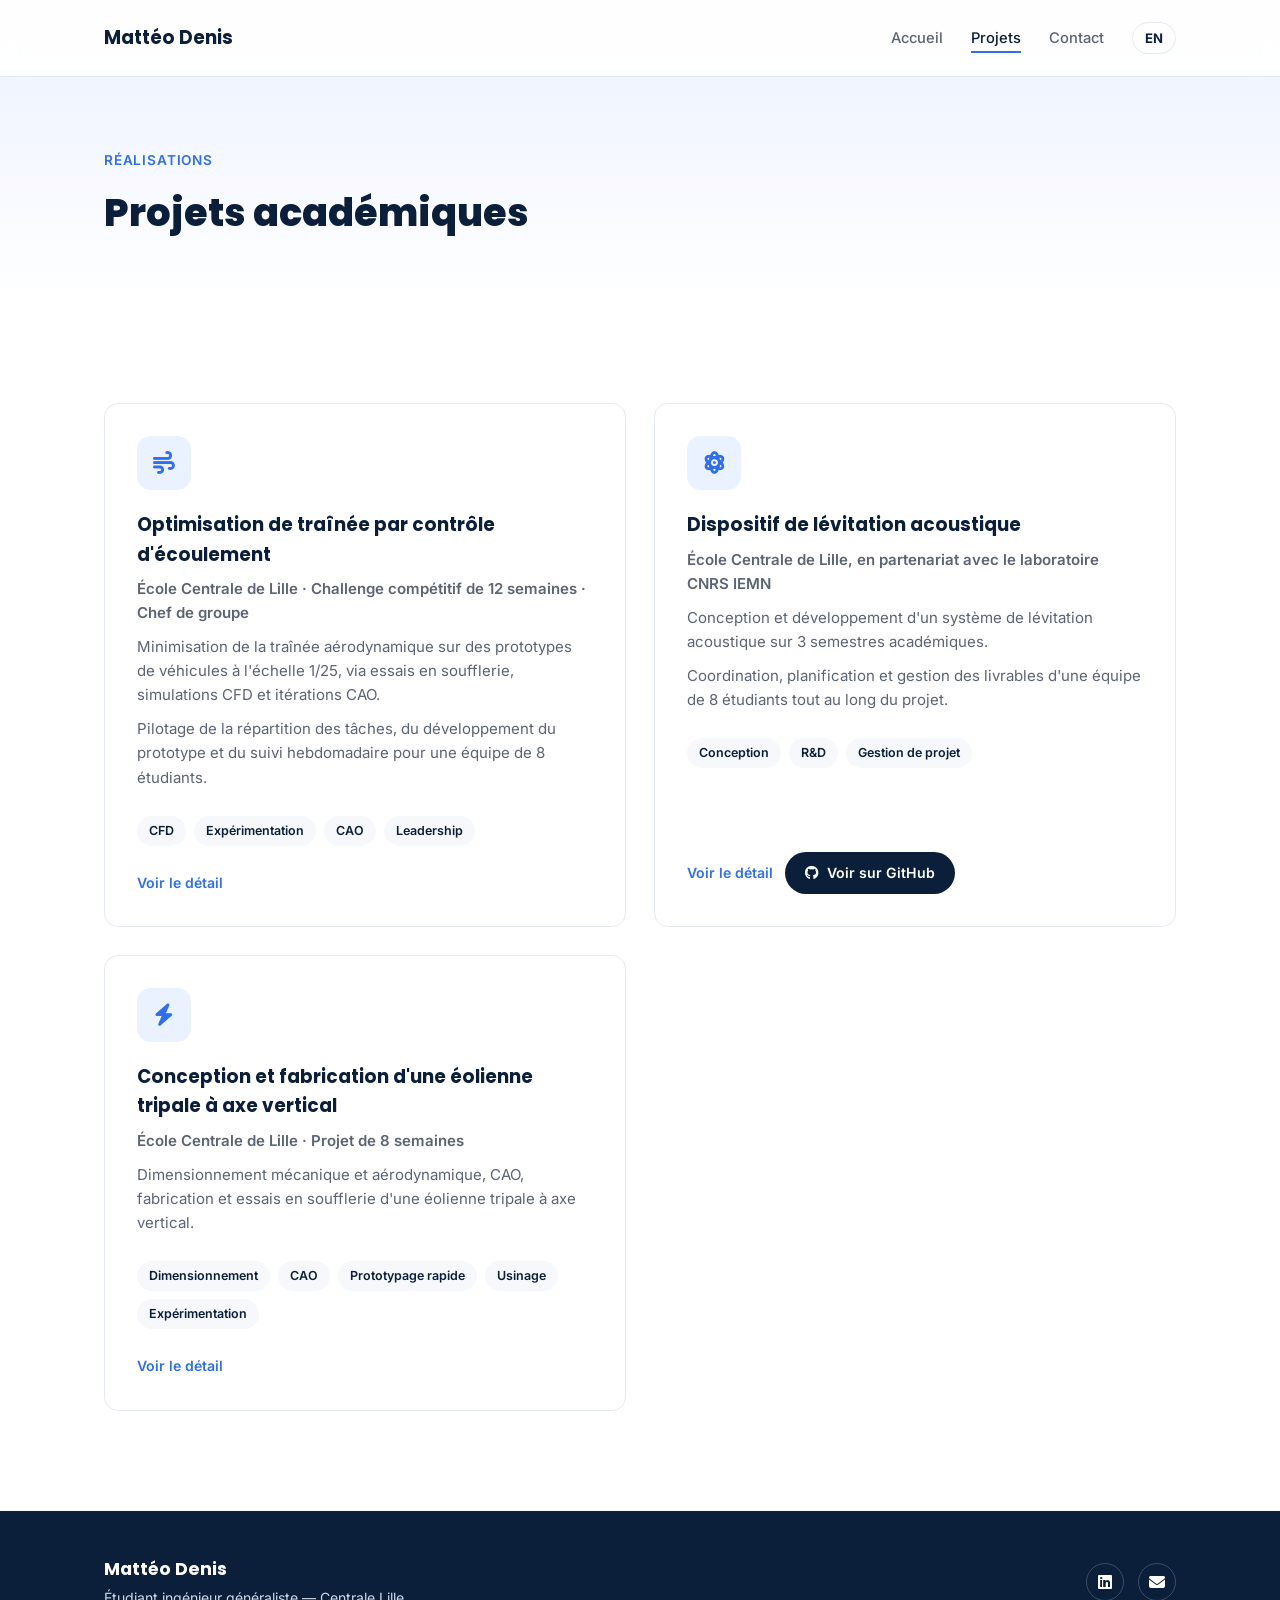
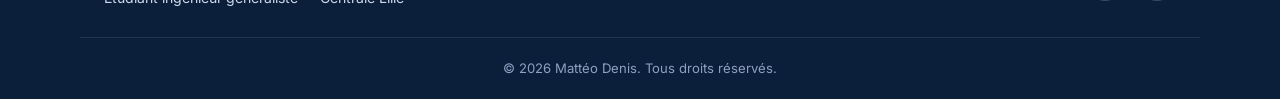
<file: projects.html>
<!DOCTYPE html>
<html lang="fr">
<head>
<meta charset="UTF-8">
<meta name="viewport" content="width=device-width, initial-scale=1.0">
<title>Projets | Mattéo Denis</title>
<meta name="description" content="Projets académiques de Mattéo Denis : optimisation de traînée par contrôle d'écoulement, dispositif de lévitation acoustique.">
<link rel="preconnect" href="https://fonts.googleapis.com">
<link rel="preconnect" href="https://fonts.gstatic.com" crossorigin>
<link href="https://fonts.googleapis.com/css2?family=Poppins:wght@400;500;600;700;800&family=Inter:wght@400;500;600&display=swap" rel="stylesheet">
<link rel="stylesheet" href="https://cdnjs.cloudflare.com/ajax/libs/font-awesome/6.5.1/css/all.min.css">
<link rel="stylesheet" href="css/style.css">
</head>
<body>

<header id="header">
  <nav class="navbar container">
    <a href="index.html" class="logo">Mattéo Denis</a>
    <ul class="nav-links" id="navLinks">
      <li><a href="index.html" data-i18n="nav.home">Accueil</a></li>
      <li><a href="projects.html" data-i18n="nav.projects">Projets</a></li>
      <li><a href="contact.html" data-i18n="nav.contact">Contact</a></li>
      <li><button id="langToggle" class="lang-toggle" type="button">EN</button></li>
    </ul>
    <button class="burger" id="burger" aria-label="Menu">
      <span></span><span></span><span></span>
    </button>
  </nav>
</header>

<main>

  <section class="page-header">
    <div class="container">
      <p class="page-eyebrow" data-i18n="projects.eyebrow">Réalisations</p>
      <h1 data-i18n="projects.title">Projets académiques</h1>
    </div>
  </section>

  <section class="section">
    <div class="container">
      <div class="projects-grid">
        <div class="project-card">
          <div class="project-icon"><i class="fas fa-wind"></i></div>
          <h3 data-i18n="projects.p1title">Optimisation de traînée par contrôle d'écoulement</h3>
          <p class="project-meta" data-i18n="projects.p1meta">École Centrale de Lille · Challenge compétitif de 12 semaines · Chef de groupe</p>
          <p data-i18n="projects.p1desc1">
            Minimisation de la traînée aérodynamique sur des prototypes de véhicules à l'échelle
            1/25, via essais en soufflerie, simulations CFD et itérations CAO.
          </p>
          <p data-i18n="projects.p1desc2">
            Pilotage de la répartition des tâches, du développement du prototype et du suivi
            hebdomadaire pour une équipe de 8 étudiants.
          </p>
          <div class="tags">
            <span data-i18n="projects.p1tag1">CFD</span>
            <span data-i18n="projects.p1tag2">Expérimentation</span>
            <span data-i18n="projects.p1tag3">CAO</span>
            <span data-i18n="projects.p1tag4">Leadership</span>
          </div>
          <div class="project-card-actions">
            <a href="project-drag-optimisation.html" class="link-more" data-i18n="projects.moreLink">Voir le détail <i class="fas fa-arrow-right"></i></a>
          </div>
        </div>
        <div class="project-card">
          <div class="project-icon"><i class="fas fa-atom"></i></div>
          <h3 data-i18n="projects.p2title">Dispositif de lévitation acoustique</h3>
          <p class="project-meta" data-i18n="projects.p2meta">École Centrale de Lille, en partenariat avec le laboratoire CNRS IEMN</p>
          <p data-i18n="projects.p2desc1">
            Conception et développement d'un système de lévitation acoustique sur 3 semestres
            académiques.
          </p>
          <p data-i18n="projects.p2desc2">
            Coordination, planification et gestion des livrables d'une équipe de 8 étudiants tout
            au long du projet.
          </p>
          <div class="tags">
            <span data-i18n="projects.p2tag1">Conception</span>
            <span data-i18n="projects.p2tag2">R&D</span>
            <span data-i18n="projects.p2tag3">Gestion de projet</span>
          </div>
          <div class="project-card-actions">
            <a href="project-acoustic-levitation.html" class="link-more" data-i18n="projects.moreLink">Voir le détail <i class="fas fa-arrow-right"></i></a>
            <a href="https://github.com/simoradiakram-star/Projet-Levitation-acoustique" target="_blank" class="btn-github"><i class="fab fa-github"></i> <span data-i18n="projects.githubLabel">Voir sur GitHub</span></a>
          </div>
        </div>
                <div class="project-card">
          <div class="project-icon"><i class="fa-solid fa-bolt"></i></div>
          <h3 data-i18n="projects.p3title">Conception et fabrication d'une éolienne tripale à axe vertical</h3>
          <p class="project-meta" data-i18n="projects.p3meta">École Centrale de Lille · Projet de 8 semaines </p>
          <p data-i18n="projects.p3desc1">
            Dimensionnement mécanique et aérodynamique, CAO, fabrication et essais en soufflerie d'une éolienne tripale à axe vertical.
          </p>
          <div class="tags">
            <span data-i18n="projects.p3tag1">Dimensionnement</span>
            <span data-i18n="projects.p3tag2">CAO</span>
            <span data-i18n="projects.p3tag3">Prototypage rapide</span>
            <span data-i18n="projects.p3tag4">Usinage</span>
            <span data-i18n="projects.p3tag5">Expérimentation</span>
          </div>
          <div class="project-card-actions">
            <a href="project-wind-turbine.html" class="link-more" data-i18n="projects.moreLink">Voir le détail <i class="fas fa-arrow-right"></i></a>
          </div>
        </div>
      </div>
    </div>
  </section>

</main>

<footer>
  <div class="container footer-grid">
    <div>
      <p class="footer-name">Mattéo Denis</p>
      <p class="footer-tag" data-i18n="footer.tag">Étudiant ingénieur généraliste — Centrale Lille</p>
    </div>
    <div class="footer-socials">
      <a href="https://www.linkedin.com/in/matteo-denis1" target="_blank" aria-label="LinkedIn"><i class="fab fa-linkedin"></i></a>
      <a href="mailto:matteo.denis@centrale.centralelille.fr" aria-label="Email"><i class="fas fa-envelope"></i></a>
    </div>
  </div>
  <p class="footer-copy" data-i18n="footer.copy">© 2026 Mattéo Denis. Tous droits réservés.</p>
</footer>

<a href="#top" class="back-to-top" id="backToTop" aria-label="Retour en haut"><i class="fas fa-arrow-up"></i></a>

<script src="js/i18n.js"></script>
<script src="js/main.js"></script>
</body>
</html>
</file>
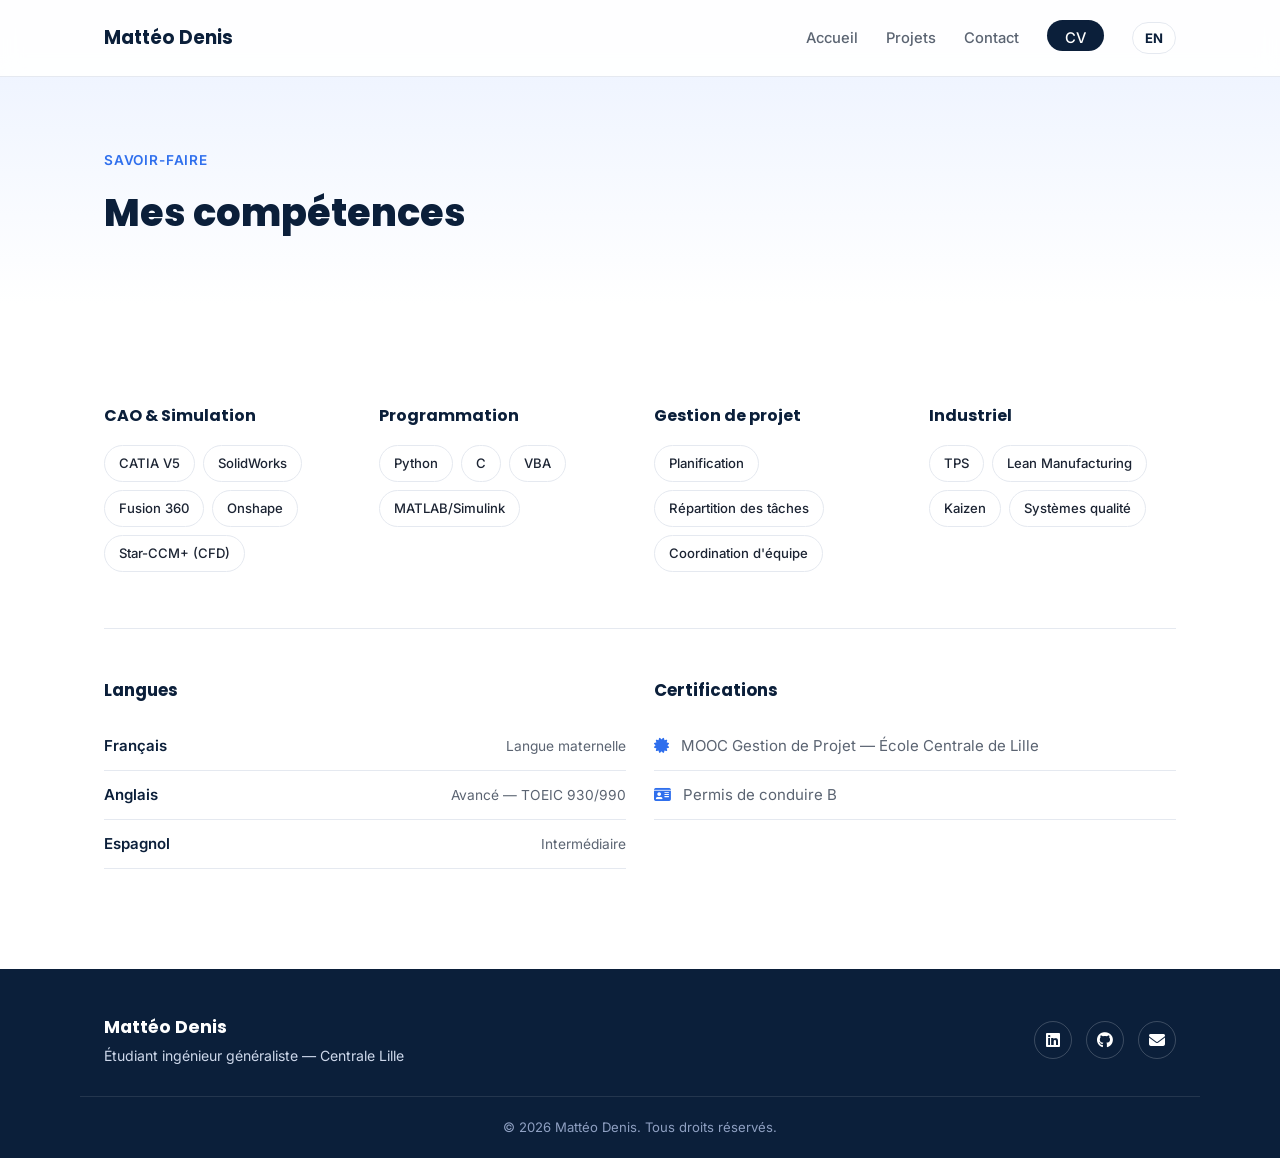
<file: skills.html>
<!DOCTYPE html>
<html lang="fr">
<head>
<meta charset="UTF-8">
<meta name="viewport" content="width=device-width, initial-scale=1.0">
<title>Compétences | Mattéo Denis</title>
<meta name="description" content="Compétences de Mattéo Denis : CAO, CFD, programmation, gestion de projet, TPS et Lean Manufacturing.">
<link rel="preconnect" href="https://fonts.googleapis.com">
<link rel="preconnect" href="https://fonts.gstatic.com" crossorigin>
<link href="https://fonts.googleapis.com/css2?family=Poppins:wght@400;500;600;700;800&family=Inter:wght@400;500;600&display=swap" rel="stylesheet">
<link rel="stylesheet" href="https://cdnjs.cloudflare.com/ajax/libs/font-awesome/6.5.1/css/all.min.css">
<link rel="stylesheet" href="css/style.css">
</head>
<body>

<header id="header">
  <nav class="navbar container">
    <a href="index.html" class="logo">Mattéo Denis</a>
    <ul class="nav-links" id="navLinks">
      <li><a href="index.html" data-i18n="nav.home">Accueil</a></li>
      <li><a href="projects.html" data-i18n="nav.projects">Projets</a></li>
      <li><a href="contact.html" data-i18n="nav.contact">Contact</a></li>
      <li><a href="assets/CV_Matteo_Denis.pdf" class="btn-cv" target="_blank" data-i18n="nav.cv">CV</a></li>
      <li><button id="langToggle" class="lang-toggle" type="button">EN</button></li>
    </ul>
    <button class="burger" id="burger" aria-label="Menu">
      <span></span><span></span><span></span>
    </button>
  </nav>
</header>

<main>

  <section class="page-header">
    <div class="container">
      <p class="page-eyebrow" data-i18n="skills.eyebrow">Savoir-faire</p>
      <h1 data-i18n="skills.title">Mes compétences</h1>
    </div>
  </section>

  <section class="section">
    <div class="container">
      <div class="skills-grid">
        <div class="skills-col">
          <h3 data-i18n="skills.catCad">CAO & Simulation</h3>
          <div class="tech-badges">
            <span>CATIA V5</span>
            <span>SolidWorks</span>
            <span>Fusion 360</span>
            <span>Onshape</span>
            <span>Star-CCM+ (CFD)</span>
          </div>
        </div>
        <div class="skills-col">
          <h3 data-i18n="skills.catProg">Programmation</h3>
          <div class="tech-badges">
            <span>Python</span>
            <span>C</span>
            <span>VBA</span>
            <span>MATLAB/Simulink</span>
          </div>
        </div>
        <div class="skills-col">
          <h3 data-i18n="skills.catMgmt">Gestion de projet</h3>
          <div class="tech-badges">
            <span data-i18n="skills.mgmt1">Planification</span>
            <span data-i18n="skills.mgmt2">Répartition des tâches</span>
            <span data-i18n="skills.mgmt3">Coordination d'équipe</span>
          </div>
        </div>
        <div class="skills-col">
          <h3 data-i18n="skills.catInd">Industriel</h3>
          <div class="tech-badges">
            <span>TPS</span>
            <span>Lean Manufacturing</span>
            <span>Kaizen</span>
            <span>Systèmes qualité</span>
          </div>
        </div>
      </div>

      <div class="skills-bottom">
        <div class="skills-bottom-col">
          <h3 data-i18n="skills.langTitle">Langues</h3>
          <ul class="lang-list">
            <li><span data-i18n="skills.lang1">Français</span><em data-i18n="skills.lang1level">Langue maternelle</em></li>
            <li><span data-i18n="skills.lang2">Anglais</span><em data-i18n="skills.lang2level">Avancé — TOEIC 930/990</em></li>
            <li><span data-i18n="skills.lang3">Espagnol</span><em data-i18n="skills.lang3level">Intermédiaire</em></li>
          </ul>
        </div>
        <div class="skills-bottom-col">
          <h3 data-i18n="skills.certTitle">Certifications</h3>
          <ul class="cert-list">
            <li><i class="fas fa-certificate"></i> <span data-i18n="skills.cert1">MOOC Gestion de Projet — École Centrale de Lille</span></li>
            <li><i class="fas fa-id-card"></i> <span data-i18n="skills.cert2">Permis de conduire B</span></li>
          </ul>
        </div>
      </div>
    </div>
  </section>

</main>

<footer>
  <div class="container footer-grid">
    <div>
      <p class="footer-name">Mattéo Denis</p>
      <p class="footer-tag" data-i18n="footer.tag">Étudiant ingénieur généraliste — Centrale Lille</p>
    </div>
    <div class="footer-socials">
      <a href="https://www.linkedin.com/in/matteo-denis1" target="_blank" aria-label="LinkedIn"><i class="fab fa-linkedin"></i></a>
      <a href="https://github.com/matteodenis59" target="_blank" aria-label="GitHub"><i class="fab fa-github"></i></a>
      <a href="mailto:matteo.denis@centrale.centralelille.fr" aria-label="Email"><i class="fas fa-envelope"></i></a>
    </div>
  </div>
  <p class="footer-copy" data-i18n="footer.copy">© 2026 Mattéo Denis. Tous droits réservés.</p>
</footer>

<a href="#top" class="back-to-top" id="backToTop" aria-label="Retour en haut"><i class="fas fa-arrow-up"></i></a>

<script src="js/i18n.js"></script>
<script src="js/main.js"></script>
</body>
</html>
</file>
<file: css/style.css>
:root {
  --navy: #0b1f3a;
  --navy-light: #122c52;
  --blue: #2f6fed;
  --blue-light: #eaf1ff;
  --text: #1c2433;
  --text-muted: #5b6472;
  --bg: #ffffff;
  --bg-alt: #f6f8fb;
  --border: #e5e9f0;
  --radius: 14px;
  --shadow: 0 10px 30px rgba(11, 31, 58, 0.08);
}

* { margin: 0; padding: 0; box-sizing: border-box; }

html { scroll-behavior: smooth; }

body {
  font-family: 'Inter', sans-serif;
  color: var(--text);
  background: var(--bg);
  line-height: 1.6;
}

h1, h2, h3 {
  font-family: 'Poppins', sans-serif;
}

a { text-decoration: none; color: inherit; }
ul { list-style: none; }
img { max-width: 100%; display: block; }

.container {
  width: 100%;
  max-width: 1120px;
  margin: 0 auto;
  padding: 0 24px;
}

/* HEADER / NAVBAR */
header {
  position: fixed;
  top: 0;
  left: 0;
  width: 100%;
  z-index: 1000;
  background: rgba(255, 255, 255, 0.92);
  backdrop-filter: blur(10px);
  border-bottom: 1px solid var(--border);
}

.navbar {
  display: flex;
  align-items: center;
  justify-content: space-between;
  height: 76px;
}

.logo {
  font-family: 'Poppins', sans-serif;
  font-weight: 700;
  font-size: 1.15rem;
  color: var(--navy);
}

.nav-links {
  display: flex;
  align-items: center;
  gap: 28px;
}

.nav-links a {
  font-size: 0.92rem;
  font-weight: 500;
  color: var(--text-muted);
  transition: color 0.2s;
  padding-bottom: 4px;
  border-bottom: 2px solid transparent;
}

.nav-links a:hover { color: var(--blue); }

.nav-links a.active {
  color: var(--navy);
  border-bottom-color: var(--blue);
}

.btn-cv {
  background: var(--navy);
  color: #fff !important;
  padding: 9px 18px;
  border-radius: 30px;
  font-weight: 600;
  border-bottom: none !important;
}

.btn-cv:hover { background: var(--blue); }

.lang-toggle {
  background: #fff;
  border: 1.5px solid var(--border);
  color: var(--navy);
  font-weight: 700;
  font-size: 0.82rem;
  padding: 7px 12px;
  border-radius: 20px;
  cursor: pointer;
  transition: 0.2s;
  font-family: 'Inter', sans-serif;
}

.lang-toggle:hover { border-color: var(--blue); color: var(--blue); }

.burger {
  display: none;
  flex-direction: column;
  gap: 5px;
  background: none;
  border: none;
  cursor: pointer;
}

.burger span {
  width: 24px;
  height: 2px;
  background: var(--navy);
  transition: 0.3s;
}

/* HERO (home page) */
.hero {
  padding: 170px 0 100px;
  background: linear-gradient(180deg, var(--blue-light) 0%, #fff 100%);
}

.hero-grid {
  display: grid;
  grid-template-columns: 1.2fr 0.8fr;
  align-items: center;
  gap: 48px;
}

.hero-eyebrow {
  color: var(--blue);
  font-weight: 600;
  letter-spacing: 0.06em;
  text-transform: uppercase;
  font-size: 0.85rem;
  margin-bottom: 14px;
}

.hero-text h1 {
  font-size: 3.2rem;
  font-weight: 800;
  color: var(--navy);
  line-height: 1.1;
}

.hero-text h1 span { color: var(--blue); }

.hero-text h2 {
  font-size: 1.3rem;
  font-weight: 500;
  color: var(--text-muted);
  margin-top: 10px;
}

.hero-tagline {
  margin-top: 22px;
  font-size: 1.02rem;
  color: var(--text-muted);
  max-width: 520px;
}

.hero-actions {
  display: flex;
  gap: 16px;
  margin-top: 32px;
  flex-wrap: wrap;
}

.btn {
  display: inline-block;
  padding: 13px 28px;
  border-radius: 30px;
  font-weight: 600;
  font-size: 0.95rem;
  transition: all 0.2s;
}

.btn-primary {
  background: var(--blue);
  color: #fff;
}

.btn-primary:hover {
  background: var(--navy);
  transform: translateY(-2px);
}

.btn-outline {
  border: 1.5px solid var(--border);
  color: var(--navy);
}

.btn-outline:hover {
  border-color: var(--blue);
  color: var(--blue);
  transform: translateY(-2px);
}

.btn-github {
  display: inline-flex;
  align-items: center;
  gap: 8px;
  background: var(--navy);
  color: #fff;
  padding: 10px 20px;
  border-radius: 30px;
  font-weight: 600;
  font-size: 0.88rem;
  transition: all 0.2s;
}

.btn-github:hover { background: #000; transform: translateY(-2px); }

.hero-socials {
  display: flex;
  gap: 16px;
  margin-top: 30px;
}

.hero-socials a {
  width: 42px;
  height: 42px;
  border-radius: 50%;
  border: 1.5px solid var(--border);
  display: flex;
  align-items: center;
  justify-content: center;
  color: var(--navy);
  transition: 0.2s;
}

.hero-socials a:hover {
  background: var(--blue);
  color: #fff;
  border-color: var(--blue);
}

.hero-photo { display: flex; justify-content: center; }

.photo-frame {
  width: 300px;
  height: 300px;
  border-radius: 50%;
  background: linear-gradient(135deg, var(--blue), var(--navy));
  padding: 6px;
  box-shadow: var(--shadow);
}

.photo-frame.small { width: 220px; height: 220px; }

.avatar-placeholder {
  width: 100%;
  height: 100%;
  border-radius: 50%;
  background: var(--bg-alt);
  display: flex;
  align-items: center;
  justify-content: center;
  font-family: 'Poppins', sans-serif;
  font-weight: 700;
  font-size: 4rem;
  color: var(--blue);
  overflow: hidden;
}

.photo-frame img {
  width: 100%;
  height: 100%;
  object-fit: cover;
  border-radius: 50%;
}

/* HOME — highlight cards linking to sections */
.home-highlights { padding: 90px 0; }

.highlights-grid {
  display: grid;
  grid-template-columns: repeat(3, 1fr);
  gap: 24px;
  margin-top: 20px;
}

.highlight-card {
  background: #fff;
  border: 1px solid var(--border);
  border-radius: var(--radius);
  padding: 30px;
  transition: all 0.2s;
}

.highlight-card:hover {
  transform: translateY(-6px);
  box-shadow: var(--shadow);
  border-color: var(--blue);
}

.highlight-icon {
  width: 50px;
  height: 50px;
  border-radius: 12px;
  background: var(--blue-light);
  color: var(--blue);
  display: flex;
  align-items: center;
  justify-content: center;
  font-size: 1.3rem;
  margin-bottom: 18px;
}

.highlight-card h3 {
  color: var(--navy);
  font-size: 1.1rem;
  margin-bottom: 8px;
}

.highlight-card p {
  color: var(--text-muted);
  font-size: 0.92rem;
  margin-bottom: 16px;
}

.highlight-link {
  color: var(--blue);
  font-weight: 600;
  font-size: 0.88rem;
}

.highlight-link i { margin-left: 4px; }

/* PAGE HEADER (inner pages banner) */
.page-header {
  padding: 150px 0 60px;
  background: linear-gradient(180deg, var(--blue-light) 0%, #fff 100%);
}

.page-eyebrow {
  color: var(--blue);
  font-weight: 600;
  letter-spacing: 0.06em;
  text-transform: uppercase;
  font-size: 0.85rem;
  margin-bottom: 10px;
}

.page-header h1 {
  font-size: 2.4rem;
  font-weight: 800;
  color: var(--navy);
}

.breadcrumb {
  margin-top: 14px;
  font-size: 0.85rem;
  color: var(--text-muted);
}

.breadcrumb a { color: var(--blue); font-weight: 600; }

/* SECTIONS */
.section { padding: 100px 0; }
.section.alt { background: var(--bg-alt); }
.section.tight { padding: 70px 0; }

.section-eyebrow {
  color: var(--blue);
  font-weight: 600;
  letter-spacing: 0.06em;
  text-transform: uppercase;
  font-size: 0.82rem;
  margin-bottom: 10px;
}

.section-title {
  font-size: 2.1rem;
  font-weight: 700;
  color: var(--navy);
  margin-bottom: 48px;
}

/* ABOUT */
.about-grid {
  display: grid;
  grid-template-columns: 0.7fr 1.3fr;
  gap: 56px;
  align-items: start;
}

.about-photo { display: flex; justify-content: center; }

.about-text p { margin-bottom: 18px; color: var(--text-muted); text-align: justify; }

.about-interests { margin-top: 30px; }

.about-interests h3 {
  color: var(--navy);
  font-size: 1.05rem;
  margin-bottom: 14px;
}

.about-interests li {
  display: flex;
  gap: 10px;
  align-items: flex-start;
  margin-bottom: 12px;
  color: var(--text-muted);
  font-size: 0.95rem;
}

.about-interests i {
  color: var(--blue);
  margin-top: 4px;
  width: 16px;
}

/* TIMELINE */
.timeline {
  border-left: 2px solid var(--border);
  margin-left: 8px;
}

.timeline-item {
  position: relative;
  padding: 0 0 44px 36px;
}

.timeline-item::before {
  content: '';
  position: absolute;
  left: -7px;
  top: 4px;
  width: 12px;
  height: 12px;
  border-radius: 50%;
  background: var(--blue);
  box-shadow: 0 0 0 4px var(--blue-light);
}

.timeline-item:last-child { padding-bottom: 0; }

.timeline-date {
  font-size: 0.85rem;
  font-weight: 600;
  color: var(--blue);
  margin-bottom: 6px;
  display: flex;
  align-items: center;
  gap: 10px;
}

.badge {
  background: var(--navy);
  color: #fff;
  font-size: 0.7rem;
  padding: 3px 10px;
  border-radius: 20px;
  font-weight: 600;
}

.timeline-content {
  background: #fff;
  border: 1px solid var(--border);
  border-radius: var(--radius);
  padding: 22px 26px;
}

.timeline-content h3 {
  color: var(--navy);
  font-size: 1.1rem;
  margin-bottom: 4px;
}

.timeline-role {
  font-weight: 600;
  color: var(--text);
  margin-bottom: 10px;
  font-size: 0.92rem;
}

.timeline-content p, .timeline-content ul {
  color: var(--text-muted);
  font-size: 0.94rem;
  text-align: justify;
}

.timeline-content ul { margin-top: 6px; }

.timeline-content li {
  list-style: disc;
  margin-left: 18px;
  margin-bottom: 6px;
}

/* PROJECTS GRID */
.projects-grid {
  display: grid;
  grid-template-columns: repeat(2, 1fr);
  gap: 28px;
}

.project-card {
  background: #fff;
  border: 1px solid var(--border);
  border-radius: var(--radius);
  padding: 32px;
  transition: transform 0.2s, box-shadow 0.2s;
  display: flex;
  flex-direction: column;
}

.project-card:hover {
  transform: translateY(-6px);
  box-shadow: var(--shadow);
}

.project-icon {
  width: 54px;
  height: 54px;
  border-radius: 14px;
  background: var(--blue-light);
  color: var(--blue);
  display: flex;
  align-items: center;
  justify-content: center;
  font-size: 1.4rem;
  margin-bottom: 20px;
}

.project-card h3 {
  color: var(--navy);
  font-size: 1.15rem;
  margin-bottom: 8px;
}

.project-meta {
  font-size: 0.82rem;
  color: var(--blue);
  font-weight: 600;
  margin-bottom: 14px;
}

.project-card p {
  color: var(--text-muted);
  font-size: 0.94rem;
  margin-bottom: 10px;
}

.tags {
  display: flex;
  flex-wrap: wrap;
  gap: 8px;
  margin: 16px 0;
}

.tags span {
  background: var(--bg-alt);
  color: var(--navy);
  font-size: 0.78rem;
  font-weight: 600;
  padding: 5px 12px;
  border-radius: 20px;
}

.project-card-actions {
  margin-top: auto;
  display: flex;
  gap: 12px;
  flex-wrap: wrap;
  padding-top: 10px;
}

.link-more {
  color: var(--blue);
  font-weight: 600;
  font-size: 0.88rem;
  display: inline-flex;
  align-items: center;
  gap: 6px;
}

/* PROJECT DETAIL PAGE */
.project-detail-header {
  padding: 150px 0 50px;
  background: linear-gradient(180deg, var(--blue-light) 0%, #fff 100%);
}

.project-detail-header .project-icon { margin-bottom: 24px; }

.project-detail-header h1 {
  font-size: 2.2rem;
  font-weight: 800;
  color: var(--navy);
  margin-bottom: 10px;
}

.project-detail-meta {
  color: var(--blue);
  font-weight: 600;
  font-size: 0.92rem;
  margin-bottom: 24px;
}

.project-detail-actions {
  display: flex;
  gap: 14px;
  flex-wrap: wrap;
  margin-top: 10px;
}

.project-detail-body {
  padding: 70px 0;
}

.project-detail-body .content-block {
  max-width: 100%;
  margin-bottom: 40px;
}

.project-detail-body h2 {
  color: var(--navy);
  font-size: 1.4rem;
  margin-bottom: 16px;
}

.project-detail-body p {
  color: var(--text-muted);
  margin-bottom: 14px;
  font-size: 1rem;
  text-align: justify;
}

.project-detail-body ul {
  margin-bottom: 14px;
}

.project-detail-body li {
  list-style: disc;
  margin-left: 20px;
  color: var(--text-muted);
  margin-bottom: 8px;
}

/* SKILLS */
.skills-grid {
  display: grid;
  grid-template-columns: repeat(4, 1fr);
  gap: 28px;
  margin-bottom: 56px;
}

.skills-col h3 {
  color: var(--navy);
  font-size: 1rem;
  margin-bottom: 16px;
}

.tech-badges {
  display: flex;
  flex-wrap: wrap;
  gap: 8px;
}

.tech-badges span {
  background: #fff;
  border: 1px solid var(--border);
  color: var(--text);
  font-size: 0.82rem;
  font-weight: 500;
  padding: 7px 14px;
  border-radius: 20px;
}

.skills-bottom {
  display: grid;
  grid-template-columns: repeat(2, 1fr);
  gap: 28px;
  border-top: 1px solid var(--border);
  padding-top: 48px;
}

.skills-bottom-col h3 {
  color: var(--navy);
  font-size: 1.05rem;
  margin-bottom: 18px;
}

.lang-list li, .cert-list li {
  display: flex;
  align-items: center;
  justify-content: space-between;
  padding: 12px 0;
  border-bottom: 1px solid var(--border);
  font-size: 0.94rem;
}

.lang-list li span { font-weight: 600; color: var(--navy); }
.lang-list li em { color: var(--text-muted); font-style: normal; font-size: 0.86rem; }

.cert-list li {
  justify-content: flex-start;
  gap: 12px;
  color: var(--text-muted);
}

.cert-list i { color: var(--blue); }

/* CONTACT */
.contact-info p {
  color: var(--text-muted);
  max-width: 560px;
  margin-bottom: 30px;
  text-align: justify;
}

.contact-list {
  display: flex;
  flex-direction: column;
  gap: 16px;
  margin-bottom: 34px;
}

.contact-list li {
  display: flex;
  align-items: center;
  gap: 14px;
  font-size: 0.98rem;
  color: var(--text);
}

.contact-list i {
  width: 20px;
  color: var(--blue);
  font-size: 1.05rem;
}

.contact-actions { display: flex; gap: 16px; flex-wrap: wrap; }

/* FOOTER */
footer {
  background: var(--navy);
  color: #cdd7ea;
  padding: 44px 0 20px;
}

.footer-grid {
  display: flex;
  justify-content: space-between;
  align-items: center;
  flex-wrap: wrap;
  gap: 20px;
  padding-bottom: 28px;
  border-bottom: 1px solid rgba(255,255,255,0.1);
}

.footer-name {
  font-family: 'Poppins', sans-serif;
  font-weight: 700;
  color: #fff;
  font-size: 1.1rem;
}

.footer-tag { font-size: 0.88rem; margin-top: 4px; }

.footer-socials { display: flex; gap: 14px; }

.footer-socials a {
  width: 38px;
  height: 38px;
  border-radius: 50%;
  border: 1px solid rgba(255,255,255,0.2);
  display: flex;
  align-items: center;
  justify-content: center;
  color: #fff;
  transition: 0.2s;
}

.footer-socials a:hover { background: var(--blue); border-color: var(--blue); }

.footer-copy {
  text-align: center;
  font-size: 0.82rem;
  margin-top: 20px;
  color: #8fa0c2;
}

/* BACK TO TOP */
.back-to-top {
  position: fixed;
  bottom: 28px;
  right: 28px;
  width: 46px;
  height: 46px;
  border-radius: 50%;
  background: var(--navy);
  color: #fff;
  display: flex;
  align-items: center;
  justify-content: center;
  opacity: 0;
  pointer-events: none;
  transition: all 0.25s;
  z-index: 900;
}

.back-to-top.visible { opacity: 1; pointer-events: auto; }
.back-to-top:hover { background: var(--blue); transform: translateY(-3px); }

/* ANIMATIONS */
.reveal {
  opacity: 0;
  transform: translateY(24px);
  transition: opacity 0.6s ease, transform 0.6s ease;
}

.reveal.visible { opacity: 1; transform: translateY(0); }

/* RESPONSIVE */
@media (max-width: 900px) {
  .hero-grid { grid-template-columns: 1fr; text-align: center; }
  .hero-text h1 { font-size: 2.4rem; }
  .hero-actions, .hero-socials { justify-content: center; }
  .hero-photo { order: -1; }
  .photo-frame { width: 220px; height: 220px; }
  .about-grid { grid-template-columns: 1fr; text-align: center; }
  .about-photo { margin-bottom: 10px; }
  .about-interests li { text-align: left; }
  .projects-grid { grid-template-columns: 1fr; }
  .skills-grid { grid-template-columns: repeat(2, 1fr); }
  .skills-bottom { grid-template-columns: 1fr; }
  .highlights-grid { grid-template-columns: 1fr; }
}

@media (max-width: 720px) {
  .nav-links {
    position: fixed;
    top: 76px;
    left: 0;
    width: 100%;
    background: #fff;
    flex-direction: column;
    align-items: flex-start;
    padding: 24px;
    gap: 20px;
    border-bottom: 1px solid var(--border);
    transform: translateY(-150%);
    transition: transform 0.3s;
    max-height: calc(100vh - 76px);
    overflow-y: auto;
  }
  .nav-links.open { transform: translateY(0); }
  .burger { display: flex; }
  .skills-grid { grid-template-columns: 1fr; }
  .section { padding: 70px 0; }
  .hero { padding: 140px 0 70px; }
  .page-header, .project-detail-header { padding: 130px 0 40px; }
}

.project-detail-body .content-block.wide { max-width: 100%; }

.pdf-embed {
  width: 80%;
  height: 780px;
  border: 1px solid var(--border);
  border-radius: var(--radius);
  overflow: hidden;
  margin: 20px auto;
  background: var(--bg-alt);
}

.pdf-embed iframe {
  width: 100%;
  height: 100%;
  border: none;
}

@media (max-width: 720px) {
  .pdf-embed { height: 480px; }
}

.text-link {
  color: var(--blue);
  text-decoration: underline;
  font-weight: 600;
}

.text-link:hover {
  color: var(--navy);
}

.content-with-image {
  display: grid;
  grid-template-columns: 2fr 1fr;
  gap: 32px;
  align-items: center;
  max-width: 960px;
}

.content-image {
  width: 100%;
  border-radius: var(--radius);
  box-shadow: var(--shadow);
}

@media (max-width: 720px) {
  .content-with-image { grid-template-columns: 1fr; }
}

.team-grid {
  display: grid;
  grid-template-columns: repeat(4, 1fr);
  gap: 20px;
  margin-top: 20px;
}

.team-card {
  background: #fff;
  border: 1px solid var(--border);
  border-radius: var(--radius);
  padding: 20px;
  text-align: center;
  transition: all 0.2s;
  display: block;
}

.team-card:hover {
  transform: translateY(-4px);
  box-shadow: var(--shadow);
  border-color: var(--blue);
}

.team-avatar {
  width: 56px;
  height: 56px;
  border-radius: 50%;
  background: var(--blue-light);
  color: var(--blue);
  font-weight: 700;
  font-family: 'Poppins', sans-serif;
  display: flex;
  align-items: center;
  justify-content: center;
  margin: 0 auto 12px;
}

.team-name { color: var(--navy); font-weight: 600; font-size: 0.95rem; }
.team-role { color: var(--text-muted); font-size: 0.8rem; margin: 4px 0 10px; }

.team-linkedin {
  color: var(--blue);
  font-size: 0.82rem;
  font-weight: 600;
  display: inline-flex;
  align-items: center;
  gap: 6px;
}

@media (max-width: 900px) { .team-grid { grid-template-columns: repeat(2, 1fr); } }
@media (max-width: 500px) { .team-grid { grid-template-columns: 1fr; } }

.team-card .team-name,
.team-card .team-role {
  text-align: center;
}

.method-step {
  margin-bottom: 24px;
}

.method-step h3 {
  color: var(--navy);
  font-size: 1.05rem;
  margin-bottom: 8px;
}

.method-step:last-child {
  margin-bottom: 0;
}

.method-step h4 {
  color: var(--text-muted);
  font-size: 0.88rem;
  font-weight: 600;
  text-transform: uppercase;
  letter-spacing: 0.03em;
  margin-bottom: 8px;
}


.method-substep-with-image {
  display: grid;
  grid-template-columns: 1.4fr 1fr;
  gap: 32px;
  align-items: center;
  margin-top: 16px;
}

.project-image-container figcaption {
  font-size: 0.82rem;
  color: var(--text-muted);
  margin-top: 8px;
  text-align: center;
}

@media (max-width: 720px) {
  .method-substep-with-image { grid-template-columns: 1fr; }
}

.project-image-container video.content-image {
  width: auto;
  max-width: 100%;
  max-height: 400px;
  display: block;
  margin: 0 auto;
  border-radius: var(--radius);
  box-shadow: var(--shadow);
}
</file>
